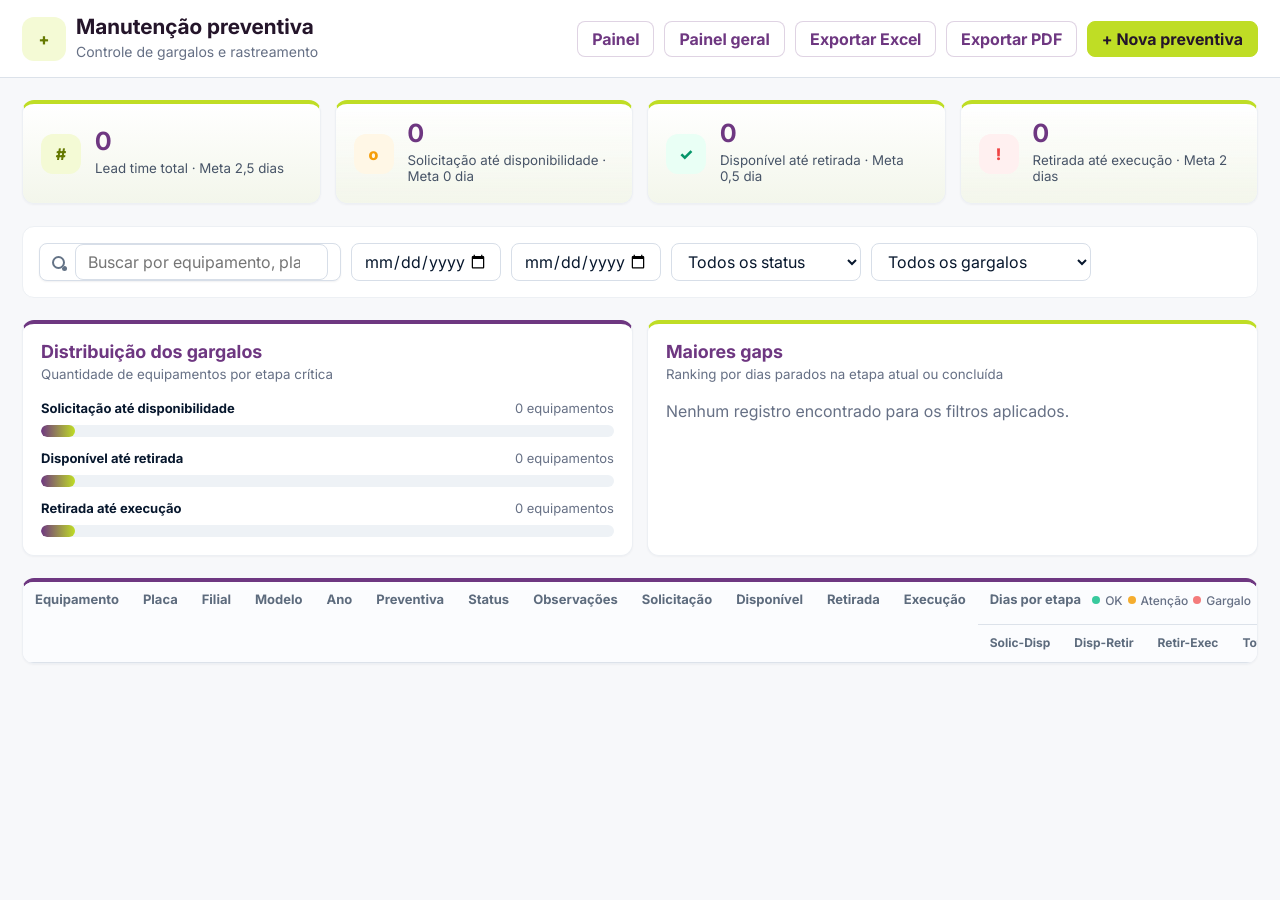
<file: geral.html>
<!doctype html>
<html lang="pt-BR">
  <head>
    <meta charset="utf-8" />
    <meta name="viewport" content="width=device-width, initial-scale=1" />
    <title>Manutenção Preventiva | Informações Gerais</title>
    <link rel="stylesheet" href="./styles.css?v=54" />
  </head>
  <body class="general-page">
    <header class="general-header">
      <div class="general-title">
        <span class="tool-icon" aria-hidden="true">+</span>
        <div>
          <h1>Manutenção preventiva</h1>
          <p>Controle de gargalos e rastreamento</p>
        </div>
      </div>
      <nav class="general-actions" aria-label="Ações">
        <a class="outline-action" href="./index.html?v=54">Painel</a>
        <a class="outline-action" href="./painel-preventivas.html?v=54">Painel geral</a>
        <button class="outline-action" id="exportButton" type="button">Exportar Excel</button>
        <button class="outline-action" id="exportPdfGeneralButton" type="button">Exportar PDF</button>
        <a class="blue-action" href="./index.html?v=54#nova-preventiva">+ Nova preventiva</a>
      </nav>
    </header>

    <main class="general-main">
      <section class="general-stats" aria-label="Resumo das preventivas">
        <article>
          <span class="stat-icon blue" aria-hidden="true">#</span>
          <div><strong id="statLeadTime">0</strong><small>Lead time total · Meta 2,5 dias</small></div>
        </article>
        <article>
          <span class="stat-icon amber" aria-hidden="true">o</span>
          <div><strong id="statRequestAvailable">0</strong><small>Solicitação até disponibilidade · Meta 0 dia</small></div>
        </article>
        <article>
          <span class="stat-icon green" aria-hidden="true">✓</span>
          <div><strong id="statAvailablePickup">0</strong><small>Disponível até retirada · Meta 0,5 dia</small></div>
        </article>
        <article>
          <span class="stat-icon red" aria-hidden="true">!</span>
          <div><strong id="statPickupExecution">0</strong><small>Retirada até execução · Meta 2 dias</small></div>
        </article>
      </section>

      <section class="general-filters" aria-label="Filtros">
        <div class="general-search">
          <input id="searchInputGeneral" type="search" placeholder="Buscar por equipamento, placa ou preventiva..." />
        </div>
        <input id="periodStart" type="date" aria-label="Data inicial" />
        <input id="periodEnd" type="date" aria-label="Data final" />
        <select id="statusFilter" aria-label="Filtro de status">
          <option value="all">Todos os status</option>
          <option value="Aguardando Material">Aguardando Material</option>
          <option value="Material Disponível">Material Disponível</option>
          <option value="Material Retirado">Material Retirado</option>
          <option value="Concluída">Concluída</option>
        </select>
        <select id="bottleneckFilter" aria-label="Filtro de gargalo">
          <option value="all">Todos os gargalos</option>
          <option value="requestAvailable">Solicitação até disponibilidade</option>
          <option value="availablePickup">Disponível até retirada</option>
          <option value="pickupExecution">Retirada até execução</option>
        </select>
      </section>

      <section class="analysis-grid" aria-label="Análises de gargalos">
        <article class="analysis-panel">
          <div class="analysis-title">
            <h2>Distribuição dos gargalos</h2>
            <small>Quantidade de equipamentos por etapa crítica</small>
          </div>
          <div id="bottleneckBars" class="bar-list"></div>
        </article>
        <article class="analysis-panel">
          <div class="analysis-title">
            <h2>Maiores gaps</h2>
            <small>Ranking por dias parados na etapa atual ou concluída</small>
          </div>
          <div id="gapRanking" class="ranking-list"></div>
        </article>
      </section>

      <section class="spreadsheet-card" aria-label="Tabela de informações gerais">
        <div class="spreadsheet-wrap">
          <table class="spreadsheet-table">
            <thead>
              <tr>
                <th rowspan="2">Equipamento</th>
                <th rowspan="2">Placa</th>
                <th rowspan="2">Filial</th>
                <th rowspan="2">Modelo</th>
                <th rowspan="2">Ano</th>
                <th rowspan="2">Preventiva</th>
                <th rowspan="2">Status</th>
                <th rowspan="2">Observações</th>
                <th rowspan="2">Solicitação</th>
                <th rowspan="2">Disponível</th>
                <th rowspan="2">Retirada</th>
                <th rowspan="2">Execução</th>
                <th colspan="4">
                  Dias por etapa
                  <span class="mini-legend"><i class="ok"></i>OK <i class="attention"></i>Atenção <i class="bottleneck"></i>Gargalo</span>
                </th>
                <th colspan="3">Atrasos</th>
                <th rowspan="2">Ações</th>
              </tr>
              <tr>
                <th>Solic-Disp</th>
                <th>Disp-Retir</th>
                <th>Retir-Exec</th>
                <th>Total</th>
                <th>Solic-Retir</th>
                <th>Atraso Disp.</th>
                <th>Atraso Total</th>
              </tr>
            </thead>
            <tbody id="generalTableBody"></tbody>
          </table>
        </div>
      </section>
    </main>

    <template id="generalRowTemplate">
      <tr>
        <td data-label="Equipamento"></td>
        <td data-label="Placa"></td>
        <td data-label="Filial"></td>
        <td data-label="Modelo"></td>
        <td data-label="Ano"></td>
        <td data-label="Preventiva"></td>
        <td data-label="Status"></td>
        <td data-label="Observações"></td>
        <td data-label="Solicitação"></td>
        <td data-label="Disponível"></td>
        <td data-label="Retirada"></td>
        <td data-label="Execução"></td>
        <td data-label="Solic-Disp"></td>
        <td data-label="Disp-Retir"></td>
        <td data-label="Retir-Exec"></td>
        <td data-label="Total"></td>
        <td data-label="Solic-Retir"></td>
        <td data-label="Atraso Disp."></td>
        <td data-label="Atraso Total"></td>
        <td data-label="Ações"></td>
      </tr>
    </template>

    <script src="./geral.js?v=54"></script>
  </body>
</html>
</file>
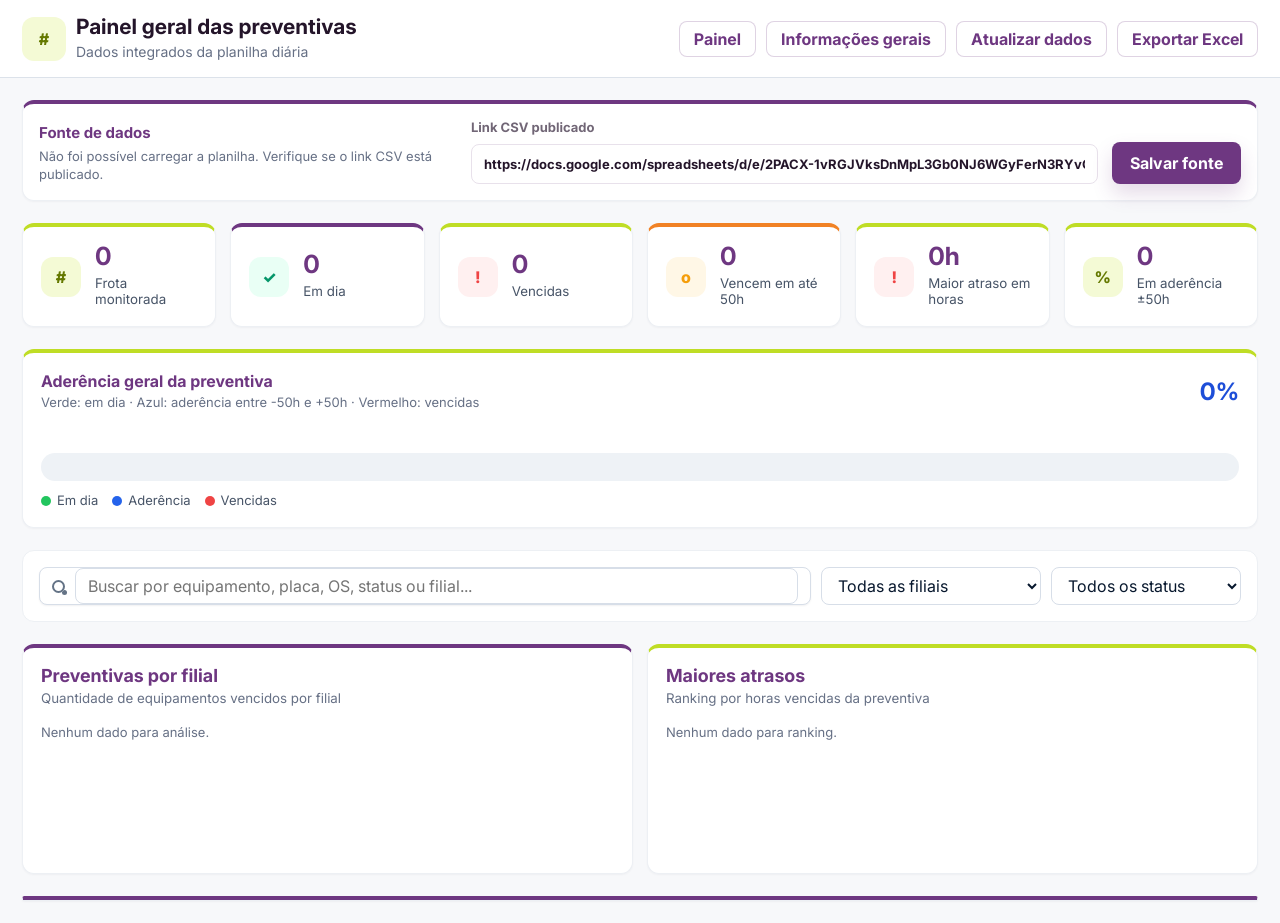
<file: painel-preventivas.html>
<!doctype html>
<html lang="pt-BR">
  <head>
    <meta charset="utf-8" />
    <meta name="viewport" content="width=device-width, initial-scale=1" />
    <title>Painel Geral das Preventivas | Multilixo</title>
    <link rel="stylesheet" href="./styles.css?v=54" />
  </head>
  <body class="general-page preventive-panel-page">
    <header class="general-header">
      <div class="general-title">
        <span class="tool-icon" aria-hidden="true">#</span>
        <div>
          <h1>Painel geral das preventivas</h1>
          <p>Dados integrados da planilha diária</p>
        </div>
      </div>
      <nav class="general-actions" aria-label="Ações">
        <a class="outline-action" href="./index.html?v=54">Painel</a>
        <a class="outline-action" href="./geral.html?v=54">Informações gerais</a>
        <button class="outline-action" id="refreshPreventivePanel" type="button">Atualizar dados</button>
        <button class="outline-action" id="exportPreventivePanel" type="button">Exportar Excel</button>
      </nav>
    </header>

    <main class="general-main">
      <section class="sheet-config" aria-label="Configuração da planilha">
        <div>
          <strong>Fonte de dados</strong>
          <span id="sheetStatus">Planilha padrão configurada para atualização diária.</span>
        </div>
        <label>
          Link CSV publicado
          <input id="sheetUrlInput" type="url" placeholder="Cole aqui o link CSV publicado do Google Sheets" />
        </label>
        <button class="primary-button" id="saveSheetUrl" type="button">Salvar fonte</button>
      </section>

      <section class="general-stats preventive-kpis" aria-label="Indicadores da planilha">
        <article>
          <span class="stat-icon blue" aria-hidden="true">#</span>
          <div><strong id="preventiveTotal">0</strong><small>Frota monitorada</small></div>
        </article>
        <article>
          <span class="stat-icon green" aria-hidden="true">✓</span>
          <div><strong id="preventiveOnTime">0</strong><small>Em dia</small></div>
        </article>
        <article>
          <span class="stat-icon red" aria-hidden="true">!</span>
          <div><strong id="preventiveOverdue">0</strong><small>Vencidas</small></div>
        </article>
        <article>
          <span class="stat-icon amber" aria-hidden="true">o</span>
          <div><strong id="preventiveDueSoon">0</strong><small>Vencem em até 50h</small></div>
        </article>
        <article>
          <span class="stat-icon red" aria-hidden="true">!</span>
          <div><strong id="preventiveCritical">0</strong><small>Maior atraso em horas</small></div>
        </article>
        <article>
          <span class="stat-icon blue" aria-hidden="true">%</span>
          <div><strong id="preventiveCompliance">0</strong><small>Em aderência ±50h</small></div>
        </article>
      </section>

      <section class="compliance-line-panel" aria-label="Aderência da frota">
        <div class="compliance-line-title">
          <div>
            <strong>Aderência geral da preventiva</strong>
            <span>Verde: em dia · Azul: aderência entre -50h e +50h · Vermelho: vencidas</span>
          </div>
          <strong id="adherenceLabel">0%</strong>
        </div>
        <div class="compliance-line" aria-label="Distribuição de preventivas">
          <span class="line-segment on-time" id="onTimeSegment"><span id="onTimePercent">0%</span></span>
          <button class="line-segment overdue" id="overdueSegment" type="button"><span id="overduePercent">0%</span></button>
          <span class="adherence-overlay" id="adherenceSegment"><span id="adherencePercent">0%</span></span>
        </div>
        <div class="line-legend">
          <span><i class="legend-dot green"></i>Em dia</span>
          <span><i class="legend-dot blue"></i>Aderência</span>
          <span><i class="legend-dot red"></i>Vencidas</span>
        </div>
      </section>

      <section class="general-filters preventive-filters" aria-label="Filtros do painel geral">
        <div class="general-search">
          <input id="preventiveSearch" type="search" placeholder="Buscar por equipamento, placa, OS, status ou filial..." />
        </div>
        <select id="preventiveBranchFilter" aria-label="Filtro de filial">
          <option value="all">Todas as filiais</option>
        </select>
        <select id="preventiveStatusFilter" aria-label="Filtro de status">
          <option value="all">Todos os status</option>
        </select>
      </section>

      <section class="analysis-grid" aria-label="Análises do painel geral">
        <article class="analysis-panel">
          <div class="analysis-title">
            <h2>Preventivas por filial</h2>
            <small>Quantidade de equipamentos vencidos por filial</small>
          </div>
          <div id="preventiveBranchBars" class="bar-list"></div>
        </article>
        <article class="analysis-panel">
          <div class="analysis-title">
            <h2>Maiores atrasos</h2>
            <small>Ranking por horas vencidas da preventiva</small>
          </div>
          <div id="preventiveRanking" class="ranking-list"></div>
        </article>
      </section>

      <section class="spreadsheet-card" aria-label="Tabela do painel geral das preventivas">
        <div class="spreadsheet-wrap">
          <table class="spreadsheet-table">
            <thead id="preventiveTableHead"></thead>
            <tbody id="preventiveTableBody"></tbody>
          </table>
          <div class="empty-state" id="preventiveEmptyState">
            <strong>Nenhum dado carregado</strong>
            <p>Publique a planilha do Google Sheets como CSV e salve o link acima.</p>
          </div>
        </div>
      </section>
    </main>

    <script src="./painel-preventivas.js?v=54"></script>
  </body>
</html>
</file>
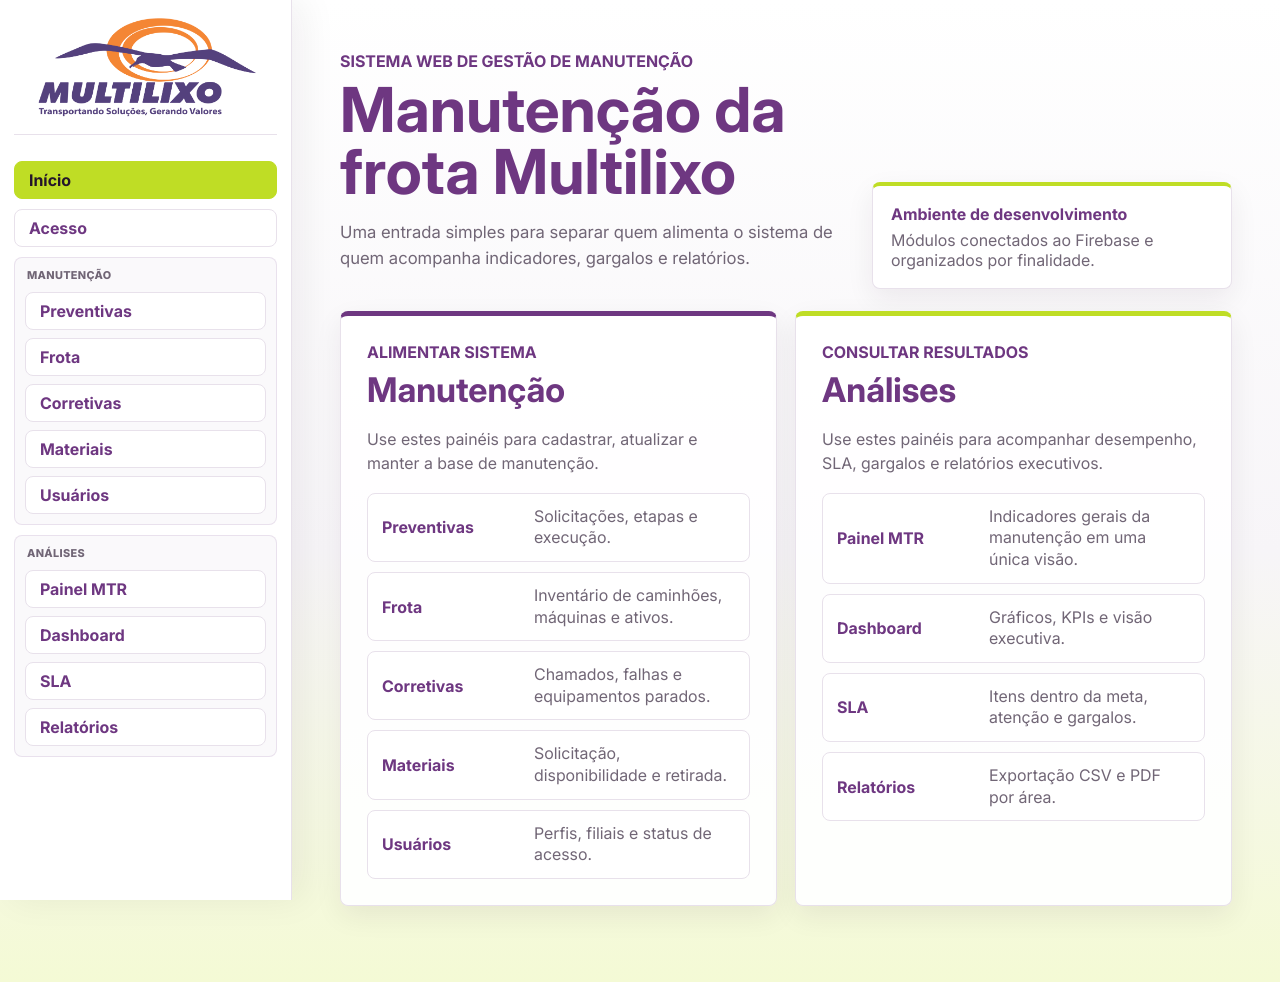
<file: portal.html>
<!doctype html>
<html lang="pt-BR">
  <head>
    <meta charset="utf-8" />
    <meta name="viewport" content="width=device-width, initial-scale=1" />
    <title>Início | Sistema de Manutenção Multilixo</title>
    <link rel="stylesheet" href="./styles.css?v=dev-portal-1" />
  </head>
  <body class="app-shell portal-page">
    <header class="app-header">
      <div class="brand" aria-label="Grupo Multilixo">
        <img class="brand-logo" src="./assets/logo-multilixo.png" alt="Grupo Multilixo" />
      </div>
      <nav class="top-actions" aria-label="Modulos">
        <a class="secondary-link active-link" href="./portal.html?v=dev-portal-1">Início</a>
        <a class="secondary-link" href="./acesso.html?v=dev-acesso-1">Acesso</a>
        <div class="nav-group" aria-label="Manutenção">
          <span class="nav-label">Manutenção</span>
          <a class="secondary-link" href="./index.html?v=54">Preventivas</a>
          <a class="secondary-link" href="./frota.html?v=dev-frota-4">Frota</a>
          <a class="secondary-link" href="./corretivas.html?v=dev-corretivas-1">Corretivas</a>
          <a class="secondary-link" href="./materiais.html?v=dev-materiais-1">Materiais</a>
          <a class="secondary-link" href="./usuarios.html?v=dev-usuarios-1">Usuários</a>
        </div>
        <div class="nav-group" aria-label="Análises">
          <span class="nav-label">Análises</span>
          <a class="secondary-link" href="./mtr.html?v=dev-mtr-1">Painel MTR</a>
          <a class="secondary-link" href="./dashboard.html?v=dev-dashboard-1">Dashboard</a>
          <a class="secondary-link" href="./sla.html?v=dev-sla-1">SLA</a>
          <a class="secondary-link" href="./relatorios.html?v=dev-relatorios-1">Relatórios</a>
        </div>
      </nav>
    </header>

    <main>
      <section class="portal-hero">
        <div>
          <p class="eyebrow">Sistema Web de Gestão de Manutenção</p>
          <h1>Manutenção da frota Multilixo</h1>
          <p>Uma entrada simples para separar quem alimenta o sistema de quem acompanha indicadores, gargalos e relatórios.</p>
        </div>
        <div class="portal-status">
          <strong>Ambiente de desenvolvimento</strong>
          <span>Módulos conectados ao Firebase e organizados por finalidade.</span>
        </div>
      </section>

      <section class="portal-grid" aria-label="Áreas do sistema">
        <article class="portal-card operation">
          <div>
            <p class="eyebrow">Alimentar sistema</p>
            <h2>Manutenção</h2>
            <p>Use estes painéis para cadastrar, atualizar e manter a base de manutenção.</p>
          </div>
          <div class="portal-links">
            <a href="./index.html?v=54"><strong>Preventivas</strong><span>Solicitações, etapas e execução.</span></a>
            <a href="./frota.html?v=dev-frota-4"><strong>Frota</strong><span>Inventário de caminhões, máquinas e ativos.</span></a>
            <a href="./corretivas.html?v=dev-corretivas-1"><strong>Corretivas</strong><span>Chamados, falhas e equipamentos parados.</span></a>
            <a href="./materiais.html?v=dev-materiais-1"><strong>Materiais</strong><span>Solicitação, disponibilidade e retirada.</span></a>
            <a href="./usuarios.html?v=dev-usuarios-1"><strong>Usuários</strong><span>Perfis, filiais e status de acesso.</span></a>
          </div>
        </article>

        <article class="portal-card analytics">
          <div>
            <p class="eyebrow">Consultar resultados</p>
            <h2>Análises</h2>
            <p>Use estes painéis para acompanhar desempenho, SLA, gargalos e relatórios executivos.</p>
          </div>
          <div class="portal-links">
            <a href="./mtr.html?v=dev-mtr-1"><strong>Painel MTR</strong><span>Indicadores gerais da manutenção em uma única visão.</span></a>
            <a href="./dashboard.html?v=dev-dashboard-1"><strong>Dashboard</strong><span>Gráficos, KPIs e visão executiva.</span></a>
            <a href="./sla.html?v=dev-sla-1"><strong>SLA</strong><span>Itens dentro da meta, atenção e gargalos.</span></a>
            <a href="./relatorios.html?v=dev-relatorios-1"><strong>Relatórios</strong><span>Exportação CSV e PDF por área.</span></a>
          </div>
        </article>
      </section>
    </main>
  </body>
</html>
</file>
<file: styles.css>
@import url("https://fonts.googleapis.com/css2?family=Inter:wght@400;500;600;700;800&display=swap");

:root {
  --green: #bfdd25;
  --green-dark: #657900;
  --green-soft: #f4fad5;
  --purple: #6e3781;
  --orange: #f18225;
  --ink: #24152a;
  --muted: #716676;
  --line: #e8e1eb;
  --soft: #f7f5f8;
  --white: #ffffff;
  --danger: #b42318;
  --shadow: 0 18px 48px rgba(36, 21, 42, 0.12);
  --clean-shadow: 0 10px 28px rgba(36, 21, 42, 0.07);
}

* {
  box-sizing: border-box;
}

body {
  margin: 0;
  color: var(--ink);
  background: var(--soft);
  font-family: "Inter", "Segoe UI", Roboto, Arial, Helvetica, sans-serif;
  letter-spacing: 0;
  text-rendering: geometricPrecision;
  -webkit-font-smoothing: antialiased;
}

button,
input,
select,
textarea {
  font: inherit;
}

button {
  cursor: pointer;
}

.app-header {
  position: sticky;
  top: 0;
  z-index: 10;
  display: flex;
  align-items: center;
  justify-content: space-between;
  gap: 16px;
  min-height: 104px;
  padding: 12px clamp(16px, 4vw, 48px);
  background: rgba(255, 255, 255, 0.97);
  border-bottom: 1px solid var(--line);
  backdrop-filter: blur(16px);
}

.brand {
  display: flex;
  align-items: center;
  min-width: 0;
}

.brand-logo {
  display: block;
  width: clamp(210px, 22vw, 300px);
  height: auto;
}

.top-actions,
.form-actions,
.toolbar,
.filter-group,
.panel-title {
  display: flex;
  align-items: center;
  gap: 10px;
}

.top-actions {
  flex-wrap: wrap;
  justify-content: flex-end;
}

.nav-group {
  display: inline-flex;
  align-items: center;
  gap: 8px;
  padding: 6px;
  border: 1px solid rgba(110, 55, 129, 0.12);
  border-radius: 10px;
  background: rgba(255, 255, 255, 0.72);
}

.nav-label {
  padding: 0 6px;
  color: var(--muted);
  font-size: 0.68rem;
  font-weight: 800;
  letter-spacing: 0.03em;
  text-transform: uppercase;
}

@media (min-width: 900px) {
  body.app-shell {
    padding-left: 292px;
  }

  body.app-shell .app-header {
    position: fixed;
    inset: 0 auto 0 0;
    z-index: 20;
    align-items: stretch;
    justify-content: flex-start;
    flex-direction: column;
    width: 292px;
    min-height: 100vh;
    padding: 18px 14px;
    overflow-y: auto;
    background: #ffffff;
    border-right: 1px solid var(--line);
    border-bottom: 0;
    box-shadow: 12px 0 34px rgba(36, 21, 42, 0.06);
  }

  body.app-shell .brand {
    justify-content: center;
    padding-bottom: 16px;
    margin-bottom: 10px;
    border-bottom: 1px solid var(--line);
  }

  body.app-shell .brand-logo {
    width: 220px;
  }

  body.app-shell .top-actions {
    align-items: stretch;
    justify-content: flex-start;
    flex-direction: column;
    flex-wrap: nowrap;
    gap: 10px;
  }

  body.app-shell .top-actions > .secondary-link {
    justify-content: flex-start;
    width: 100%;
    min-height: 38px;
  }

  body.app-shell .nav-group {
    align-items: stretch;
    flex-direction: column;
    width: 100%;
    padding: 10px;
    border-radius: 8px;
    background: #faf9fb;
  }

  body.app-shell .nav-label {
    padding: 0 2px 2px;
  }

  body.app-shell .nav-group .secondary-link,
  body.app-shell .nav-group .primary-button,
  body.app-shell .nav-group .icon-button {
    justify-content: flex-start;
    width: 100%;
    min-height: 38px;
    box-shadow: none;
  }

  body.app-shell .nav-group .icon-button {
    display: none;
  }

  body.app-shell main {
    min-height: 100vh;
  }
}

.primary-button,
.secondary-button,
.filter-button,
.icon-button,
.secondary-link {
  min-height: 42px;
  border: 0;
  border-radius: 8px;
  font-weight: 700;
}

.primary-button {
  padding: 0 18px;
  color: var(--white);
  background: var(--purple);
  box-shadow: 0 10px 20px rgba(110, 55, 129, 0.18);
}

.secondary-button,
.filter-button,
.secondary-link {
  white-space: normal;
  line-height: 1.15;
}

.filter-button,
.secondary-link {
  display: inline-flex;
  align-items: center;
  justify-content: center;
  padding: 0 14px;
  color: var(--purple);
  background: var(--white);
  border: 1px solid var(--line);
  text-decoration: none;
}

.filter-button.active {
  color: var(--ink);
  background: var(--green);
  border-color: var(--green);
}

body.app-shell:not(.access-page) .auth-panel {
  display: none;
}

.access-hero {
  padding: clamp(24px, 4vw, 52px) clamp(16px, 4vw, 48px) 18px;
}

.access-hero h1 {
  max-width: 760px;
  margin: 0;
  color: var(--purple);
  font-size: clamp(34px, 5vw, 58px);
  line-height: 1;
}

.access-hero p:not(.eyebrow) {
  max-width: 680px;
  color: var(--muted);
  line-height: 1.55;
}

.access-card.auth-panel {
  display: grid;
  margin-top: 0;
}

.access-card.auth-panel > div:first-child {
  display: block;
}

.access-card.auth-panel p:not(.eyebrow) {
  display: block;
}

.access-actions {
  display: flex;
  flex-wrap: wrap;
  gap: 10px;
  grid-column: 1 / -1;
  justify-content: flex-end;
  margin-top: 4px;
}

.access-actions .primary-button {
  display: inline-flex;
  align-items: center;
  text-decoration: none;
}

.portal-page {
  min-height: 100vh;
  background: linear-gradient(180deg, #ffffff 0%, #f7f5f8 56%, #f4fad5 100%);
}

.portal-hero {
  display: grid;
  grid-template-columns: minmax(0, 1fr) minmax(260px, 360px);
  gap: 24px;
  padding: clamp(24px, 4vw, 54px) clamp(16px, 4vw, 48px) 22px;
}

.portal-hero h1 {
  max-width: 780px;
  margin: 0;
  color: var(--purple);
  font-size: clamp(34px, 5vw, 62px);
  line-height: 1;
}

.portal-hero p:not(.eyebrow) {
  max-width: 720px;
  color: var(--muted);
  font-size: 1.05rem;
  line-height: 1.55;
}

.portal-status {
  align-self: end;
  padding: 18px;
  border: 1px solid var(--line);
  border-top: 4px solid var(--green);
  border-radius: 8px;
  background: var(--white);
  box-shadow: var(--clean-shadow);
}

.portal-status strong,
.portal-status span {
  display: block;
}

.portal-status strong {
  color: var(--purple);
}

.portal-status span {
  margin-top: 6px;
  color: var(--muted);
}

.portal-grid {
  display: grid;
  grid-template-columns: repeat(2, minmax(0, 1fr));
  gap: 18px;
  padding: 0 clamp(16px, 4vw, 48px) 36px;
}

.portal-card {
  min-width: 0;
  padding: clamp(18px, 3vw, 26px);
  border: 1px solid var(--line);
  border-radius: 8px;
  background: rgba(255, 255, 255, 0.94);
  box-shadow: var(--clean-shadow);
}

.portal-card.operation {
  border-top: 5px solid var(--purple);
}

.portal-card.analytics {
  border-top: 5px solid var(--green);
}

.portal-card h2 {
  margin: 0;
  color: var(--purple);
  font-size: clamp(24px, 3vw, 34px);
}

.portal-card p:not(.eyebrow) {
  color: var(--muted);
  line-height: 1.5;
}

.portal-links {
  display: grid;
  gap: 10px;
  margin-top: 18px;
}

.portal-links a {
  display: grid;
  grid-template-columns: minmax(140px, 0.35fr) minmax(0, 1fr);
  gap: 12px;
  align-items: center;
  min-height: 58px;
  padding: 12px 14px;
  color: inherit;
  text-decoration: none;
  border: 1px solid var(--line);
  border-radius: 8px;
  background: #ffffff;
}

.portal-links a:hover {
  border-color: rgba(110, 55, 129, 0.32);
  background: rgba(191, 221, 37, 0.08);
}

.portal-links strong {
  color: var(--purple);
}

.portal-links span {
  color: var(--muted);
  line-height: 1.35;
}

.icon-button {
  display: grid;
  place-items: center;
  width: 42px;
  color: var(--ink);
  background: var(--green);
}

.icon-button.compact {
  width: 34px;
  min-height: 34px;
}

main {
  padding-bottom: 40px;
}

.dashboard-band {
  display: grid;
  grid-template-columns: minmax(0, 1.1fr) minmax(320px, 0.9fr);
  gap: 26px;
  padding: clamp(22px, 4vw, 48px);
  background:
    linear-gradient(120deg, rgba(110, 55, 129, 0.1), rgba(255, 255, 255, 0.88) 44%, rgba(191, 221, 37, 0.18)),
    linear-gradient(90deg, #ffffff, #fbfff0);
  border-bottom: 1px solid var(--line);
  color: var(--ink);
}

.dashboard-copy {
  max-width: 800px;
}

.hero-logo {
  display: none;
}

.eyebrow {
  margin: 0 0 8px;
  color: var(--purple);
  font-weight: 700;
  text-transform: uppercase;
}

.dashboard-copy h2 {
  max-width: 760px;
  margin: 0;
  color: var(--purple);
  font-size: clamp(30px, 5vw, 58px);
  line-height: 1.02;
}

.dashboard-copy p:not(.eyebrow) {
  max-width: 680px;
  color: var(--muted);
  font-size: 17px;
  line-height: 1.55;
}

.summary-grid {
  display: grid;
  grid-template-columns: repeat(4, minmax(0, 1fr));
  gap: 12px;
  align-content: end;
}

.metric {
  min-height: 150px;
  padding: 18px;
  border-radius: 8px;
  background: var(--white);
  border: 1px solid var(--line);
  box-shadow: var(--clean-shadow);
  border-top: 4px solid var(--green);
}

.metric.warning {
  background: linear-gradient(180deg, rgba(110, 55, 129, 0.08), rgba(255, 255, 255, 0.96));
  border-color: rgba(110, 55, 129, 0.18);
  border-top-color: var(--purple);
}

.metric span,
.metric small {
  display: block;
  color: var(--muted);
}

.metric strong {
  display: block;
  margin: 16px 0 4px;
  color: var(--purple);
  font-size: clamp(28px, 4vw, 42px);
  line-height: 1;
}

.active-link {
  color: var(--ink);
  background: var(--green);
  border-color: var(--green);
}

.module-hero {
  display: grid;
  grid-template-columns: minmax(0, 1fr) minmax(260px, 360px);
  gap: 24px;
  padding: clamp(22px, 4vw, 44px);
  background:
    linear-gradient(120deg, rgba(110, 55, 129, 0.12), rgba(255, 255, 255, 0.92) 46%, rgba(191, 221, 37, 0.18)),
    #ffffff;
  border-bottom: 1px solid var(--line);
}

.module-hero h1 {
  margin: 0;
  color: var(--purple);
  font-size: clamp(32px, 5vw, 56px);
  line-height: 1;
}

.module-hero p:not(.eyebrow) {
  max-width: 720px;
  color: var(--muted);
  line-height: 1.55;
}

.dev-status,
.import-panel,
.auth-panel,
.operation-panel,
.fleet-list-panel {
  border: 1px solid var(--line);
  border-radius: 8px;
  background: var(--white);
  box-shadow: var(--clean-shadow);
}

.dev-status {
  align-self: end;
  padding: 18px;
  border-top: 4px solid var(--orange);
}

.dev-status strong,
.dev-status span {
  display: block;
}

.dev-status span {
  margin-top: 8px;
  color: var(--muted);
  line-height: 1.4;
}

.fleet-metrics {
  display: grid;
  grid-template-columns: repeat(4, minmax(0, 1fr));
  gap: 14px;
  padding: 22px clamp(16px, 4vw, 48px);
}

.fleet-metrics article,
.sync-summary article {
  min-height: 120px;
  padding: 18px;
  border: 1px solid var(--line);
  border-radius: 8px;
  background: var(--white);
  border-top: 4px solid var(--green);
  box-shadow: var(--clean-shadow);
}

.fleet-metrics span,
.sync-summary span {
  display: block;
  color: var(--muted);
}

.fleet-metrics strong,
.sync-summary strong {
  display: block;
  margin-top: 12px;
  color: var(--purple);
  font-size: 34px;
  line-height: 1;
}

.import-panel,
.auth-panel,
.operation-panel,
.fleet-list-panel {
  margin: 0 clamp(16px, 4vw, 48px) 22px;
  padding: 20px;
}

.operation-panel {
  border-top: 4px solid var(--green);
}

.operation-panel h2 {
  margin: 0;
  color: var(--purple);
}

.operation-grid {
  display: grid;
  grid-template-columns: repeat(4, minmax(0, 1fr));
  gap: 12px;
  margin-top: 16px;
}

.operation-card {
  display: grid;
  gap: 8px;
  min-height: 124px;
  padding: 14px;
  text-align: left;
  border: 1px solid var(--line);
  border-radius: 8px;
  background: #fff;
  box-shadow: var(--clean-shadow);
}

.operation-card span {
  color: var(--ink);
  font-weight: 700;
}

.operation-card strong {
  color: var(--purple);
  font-size: 30px;
  line-height: 1;
}

.operation-card small {
  color: var(--muted);
}

.mini-bar {
  overflow: hidden;
  height: 7px;
  border-radius: 999px;
  background: rgba(110, 55, 129, 0.1);
}

.mini-bar i {
  display: block;
  height: 100%;
  border-radius: inherit;
  background: var(--green);
}

.empty-inline {
  margin: 0;
  color: var(--muted);
}

.auth-panel {
  display: grid;
  grid-template-columns: minmax(0, 0.8fr) minmax(320px, 1fr) minmax(220px, 0.5fr);
  gap: 16px;
  align-items: end;
  border-top: 4px solid var(--purple);
}

.auth-panel h2 {
  margin: 0;
  color: var(--purple);
}

.auth-panel p:not(.eyebrow) {
  margin: 8px 0 0;
  color: var(--muted);
  line-height: 1.45;
}

.auth-form {
  display: grid;
  grid-template-columns: minmax(0, 1fr) minmax(0, 0.8fr) auto auto;
  gap: 10px;
  align-items: end;
}

.auth-form label {
  display: grid;
  gap: 6px;
  color: var(--muted);
  font-weight: 700;
}

.auth-form input {
  min-height: 42px;
  width: 100%;
  padding: 0 12px;
  border: 1px solid var(--line);
  border-radius: 8px;
  color: var(--ink);
  background: var(--white);
}

.auth-form.signed input {
  background: #f4f5f7;
}

.auth-status {
  min-height: 42px;
  padding: 10px 12px;
  border-radius: 8px;
  background: rgba(191, 221, 37, 0.14);
  color: var(--green-dark);
  font-weight: 700;
  line-height: 1.35;
}

.auth-status[data-state="warning"] {
  background: rgba(241, 130, 37, 0.14);
  color: #9a4a06;
}

.auth-panel {
  grid-template-columns: minmax(340px, 1fr) minmax(220px, 0.55fr);
  gap: 12px;
  align-items: center;
  padding: 12px 14px;
  border-top: 0;
  box-shadow: none;
}

.auth-panel > div:first-child {
  display: none;
}

.auth-panel .eyebrow {
  margin-bottom: 2px;
  font-size: 0.68rem;
}

.auth-panel h2 {
  font-size: 1rem;
}

.auth-panel p:not(.eyebrow) {
  display: none;
}

.auth-form {
  grid-template-columns: minmax(0, 1fr) minmax(0, 0.85fr) auto auto;
}

.auth-form label {
  gap: 4px;
  font-size: 0.78rem;
}

.auth-form input {
  min-height: 36px;
}

.auth-form .primary-button,
.auth-form .secondary-button {
  min-height: 36px;
  padding: 0 14px;
}

.auth-form.signed {
  display: flex;
  justify-content: flex-end;
}

.auth-form.signed label,
.auth-form.signed button[type="submit"] {
  display: none;
}

.auth-form.signed .secondary-button {
  display: inline-flex;
}

.auth-status {
  min-height: 36px;
  padding: 8px 10px;
  font-size: 0.82rem;
}

.import-grid {
  display: grid;
  grid-template-columns: minmax(0, 1fr) auto;
  gap: 16px;
  align-items: end;
}

.file-drop {
  display: grid;
  gap: 8px;
  padding: 16px;
  border: 1px dashed rgba(110, 55, 129, 0.35);
  border-radius: 8px;
  background: rgba(191, 221, 37, 0.08);
}

.file-drop span {
  color: var(--purple);
  font-weight: 700;
}

.file-drop small {
  color: var(--muted);
  line-height: 1.35;
}

.import-actions {
  display: flex;
  gap: 10px;
  align-items: center;
}

.sync-summary {
  display: grid;
  grid-template-columns: repeat(4, minmax(0, 1fr));
  gap: 12px;
  margin-top: 18px;
}

.select-filter {
  min-height: 42px;
  padding: 0 12px;
  border: 1px solid var(--line);
  border-radius: 8px;
  color: var(--ink);
  background: var(--white);
}

.status-pill {
  display: inline-flex;
  align-items: center;
  min-height: 28px;
  padding: 0 10px;
  border-radius: 999px;
  font-weight: 700;
  font-size: 12px;
  background: #f2f4f7;
  color: var(--ink);
}

.status-pill.success,
.status-pill.caminhao {
  background: rgba(191, 221, 37, 0.22);
  color: var(--green-dark);
}

.status-pill.maquina {
  background: rgba(110, 55, 129, 0.12);
  color: var(--purple);
}

.status-pill.utilitario,
.status-pill.gerador {
  background: rgba(241, 130, 37, 0.14);
  color: #9a4a06;
}

.status-pill.danger {
  background: rgba(180, 35, 24, 0.11);
  color: var(--danger);
}

.corrective-workspace {
  display: grid;
  grid-template-columns: minmax(320px, 430px) minmax(0, 1fr);
  gap: 22px;
  padding: 0 clamp(16px, 4vw, 48px) 24px;
}

.corrective-form-panel,
.corrective-list-panel {
  align-self: start;
}

.corrective-form-panel .readonly-grid {
  display: grid;
  grid-template-columns: repeat(2, minmax(0, 1fr));
  gap: 12px;
}

.readonly-grid input[readonly] {
  color: var(--muted);
  background: #f6f7f9;
}

.check-row {
  display: inline-flex;
  align-items: center;
  gap: 10px;
  width: fit-content;
  font-weight: 800;
  color: var(--purple);
}

.check-row input {
  width: 18px;
  height: 18px;
  accent-color: var(--purple);
}

.corrective-metrics article:nth-child(2) {
  border-top-color: var(--orange);
}

.corrective-metrics article:nth-child(3) {
  border-top-color: var(--danger);
}

.priority-pill.low {
  color: var(--green-dark);
  background: rgba(191, 221, 37, 0.18);
  border: 1px solid rgba(101, 121, 0, 0.2);
}

.priority-pill.critical {
  color: #991b1b;
  background: #fee2e2;
  border: 1px solid #fca5a5;
}

.status-pill.cancelled {
  color: #475467;
  background: #f2f4f7;
  border: 1px solid #d0d5dd;
}

.dashboard-filters {
  display: grid;
  grid-template-columns: minmax(0, 1fr) minmax(220px, 280px) minmax(180px, 240px);
  gap: 12px;
  margin: 0 clamp(16px, 4vw, 48px) 22px;
}

.dashboard-kpis article:nth-child(2) {
  border-top-color: var(--purple);
}

.dashboard-kpis article:nth-child(3) {
  border-top-color: var(--orange);
}

.dashboard-kpis article:nth-child(4) {
  border-top-color: var(--danger);
}

.dashboard-analysis {
  margin: 0 clamp(16px, 4vw, 48px) 22px;
}

.dashboard-chart-grid {
  display: grid;
  grid-template-columns: repeat(4, minmax(0, 1fr));
  gap: 14px;
  margin: 0 clamp(16px, 4vw, 48px) 22px;
}

.chart-card {
  min-width: 0;
  min-height: 280px;
  padding: 18px;
  border: 1px solid var(--line);
  border-radius: 8px;
  background: var(--white);
  box-shadow: var(--clean-shadow);
}

.chart-card h2 {
  margin: 0;
  color: var(--purple);
  font-size: 1.04rem;
}

.donut-layout {
  display: grid;
  grid-template-columns: 150px minmax(0, 1fr);
  gap: 16px;
  align-items: center;
  margin-top: 18px;
}

.donut-chart {
  position: relative;
  display: grid;
  place-items: center;
  width: 150px;
  aspect-ratio: 1;
  border-radius: 50%;
  background: conic-gradient(#eef2f6 0 100%);
}

.donut-chart::before {
  content: "";
  width: 78px;
  aspect-ratio: 1;
  border-radius: 50%;
  background: var(--white);
  box-shadow: inset 0 0 0 1px var(--line);
}

.donut-chart::after {
  content: attr(data-total);
  position: absolute;
  color: var(--purple);
  font-size: 1.55rem;
  font-weight: 800;
}

.chart-legend {
  display: grid;
  gap: 9px;
}

.chart-legend.compact {
  margin-top: 16px;
}

.chart-legend-row {
  display: grid;
  grid-template-columns: 10px minmax(0, 1fr) auto;
  gap: 8px;
  align-items: center;
  color: var(--muted);
  font-size: 0.82rem;
}

.chart-legend-row i {
  width: 10px;
  height: 10px;
  border-radius: 999px;
}

.chart-legend-row span {
  min-width: 0;
  overflow: hidden;
  text-overflow: ellipsis;
  white-space: nowrap;
}

.chart-legend-row strong {
  color: var(--ink);
}

.stacked-chart {
  margin-top: 26px;
}

.stacked-track {
  display: flex;
  overflow: hidden;
  height: 30px;
  border-radius: 999px;
  background: #eef2f6;
}

.stacked-track span {
  min-width: 2px;
}

.bar-chart-list {
  display: grid;
  gap: 12px;
  margin-top: 18px;
}

.chart-bar-row {
  display: grid;
  gap: 7px;
}

.chart-bar-meta {
  display: flex;
  align-items: center;
  justify-content: space-between;
  gap: 10px;
  font-size: 0.84rem;
}

.chart-bar-meta strong {
  min-width: 0;
  overflow: hidden;
  color: var(--ink);
  text-overflow: ellipsis;
  white-space: nowrap;
}

.chart-bar-meta span {
  color: var(--purple);
  font-weight: 800;
}

.chart-bar-track {
  overflow: hidden;
  height: 10px;
  border-radius: 999px;
  background: rgba(110, 55, 129, 0.1);
}

.chart-bar-track i {
  display: block;
  height: 100%;
  border-radius: inherit;
  background: linear-gradient(90deg, var(--purple), var(--green));
}

.column-chart {
  display: grid;
  grid-template-columns: repeat(4, minmax(0, 1fr));
  gap: 12px;
  align-items: end;
  min-height: 190px;
  margin-top: 18px;
}

.column-item {
  display: grid;
  gap: 7px;
  justify-items: center;
  min-width: 0;
}

.column-track {
  display: flex;
  align-items: end;
  width: 100%;
  height: 120px;
  padding: 4px;
  border-radius: 8px;
  background: #f2f4f7;
}

.column-track i {
  display: block;
  width: 100%;
  min-height: 8px;
  border-radius: 6px;
}

.column-item strong {
  color: var(--purple);
  font-size: 1.15rem;
}

.column-item span {
  color: var(--muted);
  font-size: 0.78rem;
  font-weight: 700;
}

.mtr-scoreboard {
  display: grid;
  grid-template-columns: repeat(5, minmax(0, 1fr));
  gap: 12px;
  padding: 0 clamp(16px, 4vw, 48px) 22px;
}

.mtr-domain-grid {
  display: grid;
  grid-template-columns: repeat(2, minmax(0, 1fr));
  gap: 14px;
  padding: 0 clamp(16px, 4vw, 48px) 18px;
}

.mtr-domain-card {
  min-width: 0;
  padding: 20px;
  border: 1px solid var(--line);
  border-radius: 8px;
  background: var(--white);
  box-shadow: var(--clean-shadow);
}

.mtr-domain-card.vtr {
  border-top: 5px solid var(--purple);
}

.mtr-domain-card.mtr {
  border-top: 5px solid var(--green);
}

.mtr-domain-card h2 {
  margin: 0;
  color: var(--purple);
  font-size: clamp(20px, 2.4vw, 28px);
}

.mtr-domain-metrics {
  display: grid;
  grid-template-columns: repeat(3, minmax(0, 1fr));
  gap: 10px;
  margin-top: 18px;
}

.mtr-domain-metrics span {
  min-width: 0;
  padding: 12px;
  border-radius: 8px;
  background: #faf9fb;
}

.mtr-domain-metrics small,
.mtr-domain-metrics strong {
  display: block;
}

.mtr-domain-metrics small {
  color: var(--muted);
  font-size: 0.78rem;
  font-weight: 700;
}

.mtr-domain-metrics strong {
  margin-top: 6px;
  color: var(--purple);
  font-size: 1.85rem;
  line-height: 1;
}

.mtr-status-line {
  display: flex;
  overflow: hidden;
  min-height: 34px;
  margin-top: 14px;
  border-radius: 999px;
  background: #eef2f6;
}

.mtr-status-line span {
  display: grid;
  place-items: center;
  min-width: fit-content;
  padding-inline: 10px;
  color: var(--ink);
  font-size: 0.76rem;
  font-weight: 800;
  white-space: nowrap;
}

.mtr-status-line .ok {
  background: var(--green);
}

.mtr-status-line .attention {
  background: var(--orange);
  color: #ffffff;
}

.mtr-status-line .late {
  background: var(--danger);
  color: #ffffff;
}

.mtr-scoreboard article {
  min-height: 126px;
  padding: 18px;
  border: 1px solid var(--line);
  border-top: 4px solid var(--purple);
  border-radius: 8px;
  background: var(--white);
  box-shadow: var(--clean-shadow);
}

.mtr-scoreboard article:nth-child(1) {
  border-top-color: var(--green);
}

.mtr-scoreboard article:nth-child(3) {
  border-top-color: var(--orange);
}

.mtr-scoreboard article:nth-child(4) {
  border-top-color: var(--danger);
}

.mtr-scoreboard span,
.mtr-scoreboard small {
  display: block;
  color: var(--muted);
}

.mtr-scoreboard strong {
  display: block;
  margin: 10px 0 6px;
  color: var(--purple);
  font-size: 2.2rem;
  line-height: 1;
}

.mtr-grid {
  display: grid;
  grid-template-columns: repeat(4, minmax(0, 1fr));
  gap: 14px;
  padding: 0 clamp(16px, 4vw, 48px) 32px;
}

.mtr-wide {
  grid-column: span 2;
}

.mtr-health {
  margin-top: 22px;
}

.mtr-track {
  height: 34px;
}

.donut-layout.compact {
  grid-template-columns: 132px minmax(0, 1fr);
}

.donut-layout.compact .donut-chart {
  width: 132px;
}

.mtr-bottlenecks {
  display: grid;
  gap: 10px;
  margin-top: 16px;
}

.mtr-bottleneck-row {
  display: grid;
  grid-template-columns: 34px minmax(0, 1fr) auto;
  gap: 12px;
  align-items: center;
  min-height: 54px;
  padding: 10px 12px;
  border: 1px solid var(--line);
  border-radius: 8px;
  background: #fff;
}

.mtr-bottleneck-row b {
  display: grid;
  place-items: center;
  width: 28px;
  height: 28px;
  color: var(--ink);
  border-radius: 999px;
  background: var(--green);
}

.mtr-bottleneck-row strong,
.mtr-bottleneck-row span {
  display: block;
}

.mtr-bottleneck-row span {
  margin-top: 3px;
  color: var(--muted);
  font-size: 0.82rem;
}

.mtr-bottleneck-row em {
  color: var(--purple);
  font-style: normal;
  font-weight: 800;
}

.analysis-card {
  min-width: 0;
}

.analysis-card h2 {
  margin: 0;
  color: var(--purple);
}

.ranking-list {
  display: grid;
  gap: 10px;
  margin-top: 16px;
}

.ranking-row {
  display: grid;
  grid-template-columns: minmax(0, 1fr) auto;
  gap: 14px;
  align-items: center;
  min-height: 58px;
  padding: 12px;
  border: 1px solid var(--line);
  border-radius: 8px;
  background: #ffffff;
}

.ranking-row strong,
.ranking-row span {
  display: block;
}

.ranking-row strong {
  color: var(--ink);
}

.ranking-row span {
  margin: 3px 0 8px;
  color: var(--muted);
  font-size: 12px;
}

.ranking-row b {
  color: var(--purple);
  font-size: 22px;
}

.stopped-row b {
  color: var(--danger);
}

.dashboard-table-panel {
  margin: 0 clamp(16px, 4vw, 48px) 24px;
}

@media (max-width: 980px) {
  .module-hero,
  .auth-panel,
  .auth-form,
  .import-grid {
    grid-template-columns: 1fr;
  }

  .fleet-metrics,
  .operation-grid,
  .dashboard-chart-grid,
  .mtr-domain-grid,
  .mtr-scoreboard,
  .mtr-grid,
  .sync-summary {
    grid-template-columns: repeat(2, minmax(0, 1fr));
  }

  .mtr-wide {
    grid-column: span 2;
  }
}

@media (max-width: 680px) {
  .top-actions {
    flex-wrap: wrap;
    justify-content: flex-end;
  }

  .fleet-metrics,
  .operation-grid,
  .dashboard-chart-grid,
  .mtr-domain-grid,
  .mtr-scoreboard,
  .mtr-grid,
  .sync-summary {
    grid-template-columns: 1fr;
  }

  .mtr-wide {
    grid-column: auto;
  }

  .donut-layout {
    grid-template-columns: 1fr;
    justify-items: center;
  }

  .mtr-domain-metrics {
    grid-template-columns: 1fr;
  }

  .import-actions {
    align-items: stretch;
    flex-direction: column;
  }

  .import-actions button,
  .select-filter {
    width: 100%;
  }
}

.metric.on-goal {
  border-top-color: var(--green);
  background: linear-gradient(180deg, #ffffff, rgba(191, 221, 37, 0.08));
}

.metric.above-goal {
  border-color: rgba(241, 130, 37, 0.32);
  border-top-color: var(--orange);
  background: linear-gradient(180deg, rgba(241, 130, 37, 0.1), #ffffff);
}

.metric.above-goal strong {
  color: var(--danger);
}

.workspace {
  display: grid;
  grid-template-columns: minmax(280px, 380px) minmax(0, 1fr);
  gap: 20px;
  padding: 24px clamp(16px, 4vw, 48px);
}

.form-panel,
.content-panel {
  min-width: 0;
  background: var(--white);
  border: 1px solid var(--line);
  border-radius: 8px;
  box-shadow: var(--clean-shadow);
}

.form-panel {
  border-top: 4px solid var(--purple);
}

.content-panel {
  border-top: 4px solid var(--green);
}

.form-panel {
  align-self: start;
  padding: 20px;
}

.panel-title {
  justify-content: space-between;
  margin-bottom: 18px;
}

.panel-title h2 {
  margin: 0;
  font-size: 21px;
}

form,
label {
  display: grid;
  gap: 8px;
}

form {
  gap: 14px;
}

label {
  color: var(--muted);
  font-size: 13px;
  font-weight: 700;
}

.field-helper {
  color: var(--muted);
  font-size: 12px;
  font-weight: 600;
  line-height: 1.35;
}

.field-helper[data-state="success"] {
  color: #06775d;
}

.field-helper[data-state="warning"] {
  color: var(--orange);
}

input,
select,
textarea {
  width: 100%;
  border: 1px solid var(--line);
  border-radius: 8px;
  padding: 11px 12px;
  color: var(--ink);
  background: var(--white);
}

input:focus,
select:focus,
textarea:focus {
  outline: 3px solid rgba(191, 221, 37, 0.34);
  border-color: var(--purple);
}

textarea {
  resize: vertical;
}

.date-grid {
  display: grid;
  gap: 12px;
}

.form-actions {
  justify-content: flex-end;
  margin-top: 4px;
}

.content-panel {
  padding: 18px;
}

.toolbar {
  justify-content: space-between;
  flex-wrap: wrap;
  margin-bottom: 16px;
}

.export-tools {
  display: inline-flex;
  align-items: center;
  gap: 6px;
  min-height: 36px;
  padding: 0 8px;
  color: var(--muted);
  background: #fbfcf5;
  border: 1px solid var(--line);
  border-radius: 8px;
}

.export-tools span {
  font-size: 12px;
  font-weight: 700;
}

.export-tools button {
  min-height: 28px;
  padding: 0 8px;
  color: var(--purple);
  background: transparent;
  border: 0;
  border-radius: 6px;
  font-size: 12px;
  font-weight: 700;
}

.export-tools button:hover {
  background: rgba(110, 55, 129, 0.08);
}

.search-box {
  position: relative;
  display: flex;
  align-items: center;
  gap: 8px;
  min-width: min(100%, 340px);
  min-height: 44px;
  padding: 0 12px;
  border: 1px solid var(--line);
  border-radius: 8px;
  background: var(--soft);
}

.search-box::before,
.general-search::before {
  content: "";
  width: 9px;
  height: 9px;
  flex: 0 0 9px;
  border: 2px solid #647386;
  border-radius: 50%;
  box-shadow: 6px 6px 0 -4px #647386;
}

.search-box input {
  border: 0;
  padding: 0;
  background: transparent;
}

.search-box input:focus {
  outline: 0;
}

.bottleneck-board {
  display: grid;
  grid-template-columns: repeat(4, minmax(0, 1fr));
  gap: 12px;
  margin-bottom: 18px;
}

.bottleneck-board article {
  min-height: 128px;
  padding: 16px;
  border: 1px solid var(--line);
  border-radius: 8px;
  background: linear-gradient(180deg, #ffffff, #fbfcf5);
}

.bottleneck-board article.on-goal {
  border-top: 4px solid var(--green);
  background: linear-gradient(180deg, #ffffff, rgba(191, 221, 37, 0.08));
}

.bottleneck-board article.above-goal {
  border-color: rgba(241, 130, 37, 0.32);
  border-top: 4px solid var(--orange);
  background: linear-gradient(180deg, rgba(241, 130, 37, 0.1), #ffffff);
}

.dot {
  display: inline-block;
  width: 12px;
  height: 12px;
  border-radius: 50%;
}

.dot.green {
  background: var(--green);
}

.dot.purple {
  background: var(--purple);
}

.dot.orange {
  background: var(--orange);
}

.bottleneck-board h3 {
  margin: 10px 0 12px;
  font-size: 15px;
}

.bottleneck-board strong {
  display: block;
  font-size: 32px;
}

.bottleneck-board article.above-goal strong {
  color: var(--danger);
}

.bottleneck-board small {
  color: var(--muted);
}

.table-wrap {
  position: relative;
  overflow-x: auto;
  border: 1px solid var(--line);
  border-radius: 8px;
}

table {
  width: 100%;
  border-collapse: collapse;
  min-width: 1180px;
}

th,
td {
  padding: 13px 12px;
  text-align: left;
  border-bottom: 1px solid var(--line);
  vertical-align: top;
}

th {
  color: var(--muted);
  background: var(--soft);
  font-size: 12px;
  text-transform: uppercase;
}

tbody tr:last-child td {
  border-bottom: 0;
}

.machine-cell strong,
.machine-cell span {
  display: block;
}

.machine-cell span,
.subtle,
.date-stack small {
  color: var(--muted);
  font-size: 12px;
}

.date-stack strong,
.date-stack small {
  display: block;
}

.days-count {
  display: block;
  color: var(--purple);
  font-size: 22px;
  line-height: 1;
}

.days-count.pending {
  color: var(--orange);
}

.days-count.total {
  color: var(--orange);
}

.pending-date,
.pending-label {
  display: inline-flex;
  align-items: center;
  min-height: 28px;
  border-radius: 8px;
  font-size: 12px;
  font-weight: 700;
}

.pending-date {
  padding: 0 10px;
  color: #7c3f08;
  background: rgba(241, 130, 37, 0.14);
  border: 1px solid rgba(241, 130, 37, 0.28);
}

.pending-label {
  max-width: 150px;
  color: #7c3f08;
  line-height: 1.2;
}

.badge {
  display: inline-flex;
  align-items: center;
  min-height: 30px;
  padding: 0 10px;
  border-radius: 999px;
  font-size: 12px;
  font-weight: 700;
  white-space: nowrap;
}

.badge.good {
  color: #385006;
  background: rgba(191, 221, 37, 0.36);
}

.badge.medium {
  color: #7c3f08;
  background: rgba(241, 130, 37, 0.2);
}

.badge.high {
  color: #5b1f6d;
  background: rgba(110, 55, 129, 0.16);
}

.row-actions {
  display: flex;
  gap: 8px;
}

.text-button {
  border: 0;
  padding: 0;
  color: var(--purple);
  background: transparent;
  font-weight: 700;
}

.delete-button {
  color: var(--danger);
}

.empty-state {
  display: none;
  padding: 38px 20px;
  text-align: center;
}

.empty-state strong,
.empty-state p {
  margin: 0;
}

.empty-state p {
  margin-top: 8px;
  color: var(--muted);
}

.table-wrap.is-empty table {
  display: none;
}

.table-wrap.is-empty .empty-state {
  display: block;
}

.general-page {
  background: #f7f8fa;
  color: #07172d;
}

.general-header {
  display: flex;
  align-items: center;
  justify-content: space-between;
  gap: 18px;
  min-height: 78px;
  padding: 16px 22px;
  background: #ffffff;
  border-bottom: 1px solid #dce2ea;
}

.general-title,
.general-actions {
  display: flex;
  align-items: center;
  gap: 10px;
}

.tool-icon,
.stat-icon {
  display: grid;
  place-items: center;
  flex: 0 0 auto;
  border-radius: 12px;
  font-weight: 800;
}

.tool-icon {
  width: 44px;
  height: 44px;
  color: var(--green-dark);
  background: var(--green-soft);
}

.general-title h1,
.general-title p {
  margin: 0;
}

.general-title h1 {
  color: var(--ink);
  font-size: 21px;
  line-height: 1.1;
}

.general-title p {
  margin-top: 4px;
  color: #667085;
  font-size: 14px;
}

.outline-action,
.blue-action {
  display: inline-flex;
  align-items: center;
  justify-content: center;
  min-height: 36px;
  padding: 0 14px;
  border-radius: 8px;
  font-weight: 700;
  text-decoration: none;
}

.outline-action {
  color: var(--purple);
  background: #ffffff;
  border: 1px solid rgba(110, 55, 129, 0.22);
}

.blue-action {
  color: var(--ink);
  background: var(--green);
  border: 1px solid var(--green);
}

.general-main {
  padding: 22px;
}

.general-stats {
  display: grid;
  grid-template-columns: repeat(4, minmax(0, 1fr));
  gap: 14px;
  margin-bottom: 22px;
}

.general-stats.preventive-kpis {
  grid-template-columns: repeat(6, minmax(0, 1fr));
}

.general-stats article {
  display: flex;
  align-items: center;
  gap: 14px;
  min-height: 82px;
  padding: 18px;
  background: #ffffff;
  border: 1px solid #edf0f4;
  border-radius: 12px;
  box-shadow: 0 1px 2px rgba(16, 24, 40, 0.04);
  border-top: 4px solid var(--green);
}

.general-stats article:nth-child(2) {
  border-top-color: var(--purple);
}

.general-stats article:nth-child(4) {
  border-top-color: var(--orange);
}

.general-stats article.on-goal {
  border-top-color: var(--green);
  background: linear-gradient(180deg, #ffffff, rgba(191, 221, 37, 0.07));
}

.general-stats article.above-goal {
  border-color: rgba(241, 130, 37, 0.32);
  border-top-color: var(--orange);
  background: linear-gradient(180deg, rgba(241, 130, 37, 0.09), #ffffff);
}

.stat-icon {
  width: 40px;
  height: 40px;
}

.stat-icon.blue {
  color: var(--green-dark);
  background: var(--green-soft);
}

.stat-icon.amber {
  color: #f59e0b;
  background: #fff7e6;
}

.stat-icon.green {
  color: #059669;
  background: #e9fff5;
}

.stat-icon.red {
  color: #ef4444;
  background: #fff0f0;
}

.general-stats strong,
.general-stats small {
  display: block;
}

.general-stats strong {
  color: var(--purple);
  font-size: 25px;
  line-height: 1;
}

.general-stats article.above-goal strong {
  color: var(--danger);
}

.general-stats small {
  margin-top: 6px;
  color: #475467;
}

.general-filters {
  display: grid;
  grid-template-columns: minmax(260px, 1fr) 150px 150px 190px 220px 140px;
  gap: 10px;
  margin-bottom: 22px;
  padding: 16px;
  background: #ffffff;
  border: 1px solid #edf0f4;
  border-radius: 12px;
}

.sheet-config {
  display: grid;
  grid-template-columns: minmax(220px, 0.8fr) minmax(280px, 1.2fr) auto;
  gap: 14px;
  align-items: end;
  margin-bottom: 22px;
  padding: 16px;
  background: #ffffff;
  border: 1px solid #edf0f4;
  border-top: 4px solid var(--purple);
  border-radius: 12px;
  box-shadow: 0 1px 2px rgba(16, 24, 40, 0.04);
}

.sheet-config strong,
.sheet-config span {
  display: block;
}

.sheet-config strong {
  color: var(--purple);
  font-size: 15px;
}

.sheet-config span {
  margin-top: 6px;
  color: #667085;
  font-size: 13px;
  line-height: 1.4;
}

.preventive-filters {
  grid-template-columns: minmax(260px, 1fr) 220px 190px;
}

.muted-message {
  margin: 0;
  color: #667085;
  font-size: 13px;
}

.compliance-line-panel {
  margin-bottom: 22px;
  padding: 18px;
  background: #ffffff;
  border: 1px solid #edf0f4;
  border-top: 4px solid var(--green);
  border-radius: 12px;
  box-shadow: 0 1px 2px rgba(16, 24, 40, 0.04);
}

.compliance-line-title,
.line-legend {
  display: flex;
  align-items: center;
  justify-content: space-between;
  gap: 14px;
}

.compliance-line-title strong {
  display: block;
  color: var(--purple);
  font-size: 16px;
}

.compliance-line-title span {
  display: block;
  margin-top: 4px;
  color: #667085;
  font-size: 13px;
}

#adherenceLabel {
  color: #1d4ed8;
  font-size: 24px;
}

.compliance-line {
  position: relative;
  display: flex;
  height: 28px;
  margin: 42px 0 12px;
  overflow: visible;
  background: #eef2f6;
  border-radius: 999px;
}

.line-segment {
  display: grid;
  place-items: center;
  height: 100%;
  min-width: 0;
  border: 0;
  padding: 0;
  color: #ffffff;
  font-size: 12px;
  font-weight: 800;
  line-height: 1;
  text-shadow: 0 1px 2px rgba(0, 0, 0, 0.22);
}

button.line-segment {
  cursor: pointer;
}

button.line-segment:hover {
  filter: brightness(0.94);
}

.line-segment span {
  max-width: 100%;
  overflow: hidden;
  padding: 0 4px;
  text-overflow: ellipsis;
  white-space: nowrap;
  pointer-events: none;
}

.line-segment.on-time {
  background: #22c55e;
  border-radius: 999px 0 0 999px;
}

.line-segment.overdue {
  position: relative;
  background: #ef4444;
  border-radius: 0 999px 999px 0;
}

.line-segment.overdue span {
  position: absolute;
  right: 8px;
  z-index: 4;
  width: max-content;
  max-width: none;
  padding: 0;
}

.adherence-overlay {
  position: absolute;
  top: -18px;
  z-index: 2;
  display: grid;
  place-items: center;
  height: 8px;
  min-width: 0;
  color: #ffffff;
  font-size: 12px;
  font-weight: 800;
  line-height: 1;
  background: #2563eb;
  border-radius: 999px;
  box-shadow: inset 0 0 0 2px rgba(255, 255, 255, 0.28);
  text-shadow: 0 1px 2px rgba(0, 0, 0, 0.24);
}

.adherence-overlay span {
  position: absolute;
  top: -18px;
  left: 50%;
  max-width: none;
  overflow: visible;
  padding: 0;
  color: #1d4ed8;
  text-overflow: clip;
  text-shadow: none;
  transform: translateX(-50%);
  white-space: nowrap;
  pointer-events: none;
}

.line-legend {
  justify-content: flex-start;
  flex-wrap: wrap;
  color: #475467;
  font-size: 13px;
}

.line-legend span {
  display: inline-flex;
  align-items: center;
  gap: 6px;
}

.legend-dot {
  width: 10px;
  height: 10px;
  border-radius: 999px;
}

.legend-dot.green {
  background: #22c55e;
}

.legend-dot.red {
  background: #ef4444;
}

.legend-dot.blue {
  background: #2563eb;
}

.general-search {
  display: flex;
  align-items: center;
  gap: 10px;
  min-height: 36px;
  padding: 0 12px;
  background: #ffffff;
  border: 1px solid #d7dee8;
  border-radius: 8px;
  box-shadow: 0 1px 2px rgba(16, 24, 40, 0.06);
}

.general-search input,
.general-filters input,
.general-filters select {
  width: 100%;
  min-height: 36px;
  border: 0;
  color: #07172d;
  background: transparent;
}

.general-filters input,
.general-filters select {
  padding: 0 12px;
  background: #ffffff;
  border: 1px solid #d7dee8;
  border-radius: 8px;
}

.general-search input:focus,
.general-filters input:focus,
.general-filters select:focus {
  outline: 3px solid rgba(191, 221, 37, 0.32);
}

.analysis-grid {
  display: grid;
  grid-template-columns: minmax(0, 1fr) minmax(0, 1fr);
  gap: 14px;
  margin-bottom: 22px;
}

.analysis-panel {
  min-height: 230px;
  padding: 18px;
  background: #ffffff;
  border: 1px solid #edf0f4;
  border-top: 4px solid var(--purple);
  border-radius: 12px;
  box-shadow: 0 1px 2px rgba(16, 24, 40, 0.04);
}

.analysis-panel:nth-child(2) {
  border-top-color: var(--green);
}

.analysis-title h2,
.analysis-title small {
  margin: 0;
}

.analysis-title h2 {
  color: var(--purple);
  font-size: 18px;
}

.analysis-title small {
  display: block;
  margin-top: 4px;
  color: #667085;
}

.bar-list,
.ranking-list {
  display: grid;
  gap: 14px;
  margin-top: 18px;
}

.bar-row {
  display: grid;
  gap: 8px;
}

.bar-meta {
  display: flex;
  align-items: center;
  justify-content: space-between;
  gap: 10px;
  font-size: 13px;
}

.bar-meta strong {
  color: #07172d;
}

.bar-meta span {
  color: #667085;
}

.bar-track {
  height: 12px;
  overflow: hidden;
  background: #eef2f6;
  border-radius: 999px;
}

.bar-track span {
  display: block;
  height: 100%;
  background: linear-gradient(90deg, var(--purple), var(--green));
  border-radius: inherit;
}

.ranking-row {
  display: grid;
  grid-template-columns: 32px minmax(0, 1fr) auto;
  align-items: center;
  gap: 12px;
  padding: 12px;
  background: #fbfcfe;
  border: 1px solid #edf0f4;
  border-radius: 8px;
}

.ranking-row > span {
  display: grid;
  place-items: center;
  width: 28px;
  height: 28px;
  color: var(--ink);
  background: var(--green);
  border-radius: 8px;
  font-weight: 800;
}

.ranking-row strong,
.ranking-row small {
  display: block;
}

.ranking-row small {
  margin-top: 3px;
  color: #667085;
}

.ranking-row b {
  color: var(--purple);
  font-size: 18px;
}

.analysis-empty {
  margin: 0;
  color: #667085;
}

.spreadsheet-card {
  overflow: hidden;
  background: #ffffff;
  border: 1px solid #edf0f4;
  border-radius: 12px;
  box-shadow: 0 1px 2px rgba(16, 24, 40, 0.04);
  border-top: 4px solid var(--purple);
}

.spreadsheet-wrap {
  overflow: auto;
  max-width: 100%;
}

.spreadsheet-table {
  min-width: 1240px;
  border-collapse: collapse;
  font-size: 14px;
}

.spreadsheet-table th,
.spreadsheet-table td {
  height: 58px;
  padding: 10px 12px;
  border-bottom: 1px solid #dce2ea;
  white-space: nowrap;
}

.spreadsheet-table th {
  color: #5d6b7d;
  background: #fbfcfe;
  font-size: 13px;
  text-transform: none;
}

.spreadsheet-table thead tr:first-child th {
  height: 42px;
}

.spreadsheet-table thead tr:nth-child(2) th {
  height: 38px;
  font-size: 12px;
  font-weight: 700;
}

.spreadsheet-table td:first-child strong,
.spreadsheet-table td:first-child small {
  display: block;
}

.spreadsheet-table td:first-child strong {
  color: #07172d;
}

.spreadsheet-table td:first-child small {
  margin-top: 3px;
  color: #667085;
  font-size: 12px;
}

.mini-legend {
  display: inline-flex;
  align-items: center;
  gap: 5px;
  margin-left: 8px;
  color: #667085;
  font-size: 12px;
  font-weight: 500;
}

.mini-legend i {
  width: 8px;
  height: 8px;
  border-radius: 50%;
}

.mini-legend .ok {
  background: #38c99d;
}

.mini-legend .attention {
  background: #f5ad2f;
}

.mini-legend .bottleneck {
  background: #f47b7b;
}

.status-pill,
.priority-pill,
.stage-pill,
.dash-pill {
  display: inline-flex;
  align-items: center;
  justify-content: center;
  min-height: 30px;
  border-radius: 8px;
  font-size: 12px;
  font-weight: 700;
  line-height: 1.08;
}

.status-pill {
  gap: 6px;
  min-width: 114px;
  padding: 0 10px;
}

.status-pill.waiting {
  color: #9a4d00;
  background: #fff4c6;
  border: 1px solid #ffd45c;
}

.status-pill.picked {
  color: #6e21a8;
  background: #efe0ff;
  border: 1px solid #dfc4ff;
}

.status-pill.done {
  color: #06775d;
  background: #dffbf1;
  border: 1px solid #8bf0ce;
}

.priority-pill {
  min-width: 58px;
  padding: 0 10px;
}

.priority-pill.medium {
  color: #075985;
  background: #ddf2ff;
  border: 1px solid #a8ddff;
}

.priority-pill.high {
  color: #9a3412;
  background: #fff0dc;
  border: 1px solid #fdba74;
}

.stage-pill,
.dash-pill {
  min-width: 44px;
  padding: 0 12px;
}

.stage-pill.ok {
  color: #04745c;
  background: #e1fff5;
  border: 1px solid #8cf0cc;
}

.stage-pill.attention {
  color: #9a4d00;
  background: #fff7dd;
  border: 1px solid #ffd166;
}

.stage-pill.bottleneck {
  color: #c51f29;
  background: #fff0f1;
  border: 1px solid #ffb1b8;
}

.dash-pill {
  color: #647386;
  background: #f8fafc;
  border: 1px solid #dbe3eb;
}

.general-row-actions {
  display: inline-flex;
  align-items: center;
  gap: 8px;
  min-width: 132px;
}

.table-action {
  min-height: 30px;
  padding: 0 10px;
  border: 1px solid rgba(110, 55, 129, 0.18);
  border-radius: 8px;
  color: var(--purple);
  background: #ffffff;
  font-size: 12px;
  font-weight: 800;
  white-space: nowrap;
}

.table-action.delete {
  color: #ef4444;
  border-color: rgba(239, 68, 68, 0.22);
}

.table-action:hover {
  background: rgba(110, 55, 129, 0.08);
}

.table-action.delete:hover {
  background: rgba(239, 68, 68, 0.08);
}

@media (max-width: 1040px) {
  .dashboard-band,
  .workspace,
  .corrective-workspace {
    grid-template-columns: 1fr;
  }
}

@media (max-width: 760px) {
  .app-header {
    align-items: flex-start;
    flex-direction: column;
    position: static;
  }

  .dashboard-band {
    padding-top: 28px;
  }

  .top-actions,
  .toolbar,
  .filter-group {
    width: 100%;
  }

  .export-tools {
    width: 100%;
    justify-content: flex-end;
  }

  .primary-button,
  .secondary-button,
  .filter-button {
    flex: 1;
  }

  .summary-grid,
  .bottleneck-board,
  .general-stats {
    grid-template-columns: 1fr;
  }

  .general-stats.preventive-kpis {
    grid-template-columns: 1fr;
  }

  .general-header,
  .general-actions {
    align-items: stretch;
    flex-direction: column;
  }

  .general-filters,
  .sheet-config,
  .analysis-grid {
    grid-template-columns: 1fr;
  }

  .content-panel,
  .form-panel,
  .corrective-form-panel {
    padding: 14px;
  }

  .corrective-workspace {
    padding-inline: 14px;
  }

  .corrective-form-panel .readonly-grid {
    grid-template-columns: 1fr;
  }

  table {
    min-width: 0;
  }

  thead {
    display: none;
  }

  tr,
  td {
    display: block;
  }

  tr {
    padding: 12px;
    border-bottom: 1px solid var(--line);
  }

  td {
    padding: 8px 0;
    border-bottom: 0;
  }

  td::before {
    content: attr(data-label);
    display: block;
    margin-bottom: 4px;
    color: var(--muted);
    font-size: 11px;
    font-weight: 700;
    text-transform: uppercase;
  }

  .general-page .spreadsheet-table {
    display: table;
    min-width: 1240px;
  }

  .general-page .spreadsheet-table thead {
    display: table-header-group;
  }

  .general-page .spreadsheet-table tr {
    display: table-row;
    padding: 0;
    border-bottom: 0;
  }

  .general-page .spreadsheet-table th,
  .general-page .spreadsheet-table td {
    display: table-cell;
    padding: 10px 12px;
    border-bottom: 1px solid #dce2ea;
  }

  .general-page .spreadsheet-table td::before {
    content: none;
  }
}

@media (max-width: 1040px) {
  .nav-group {
    flex-wrap: wrap;
    width: 100%;
  }

  .auth-panel {
    grid-template-columns: 1fr;
  }

  .auth-form {
    grid-template-columns: minmax(0, 1fr) minmax(0, 0.85fr) auto auto;
  }
}

@media (max-width: 720px) {
  .auth-form {
    grid-template-columns: 1fr 1fr;
  }

  .auth-form label {
    gap: 0;
    font-size: 0;
  }

  .auth-form input {
    font-size: 0.88rem;
  }

  .auth-form .primary-button,
  .auth-form .secondary-button {
    width: 100%;
  }

  .auth-status {
    font-size: 0.78rem;
  }
}
</file>
